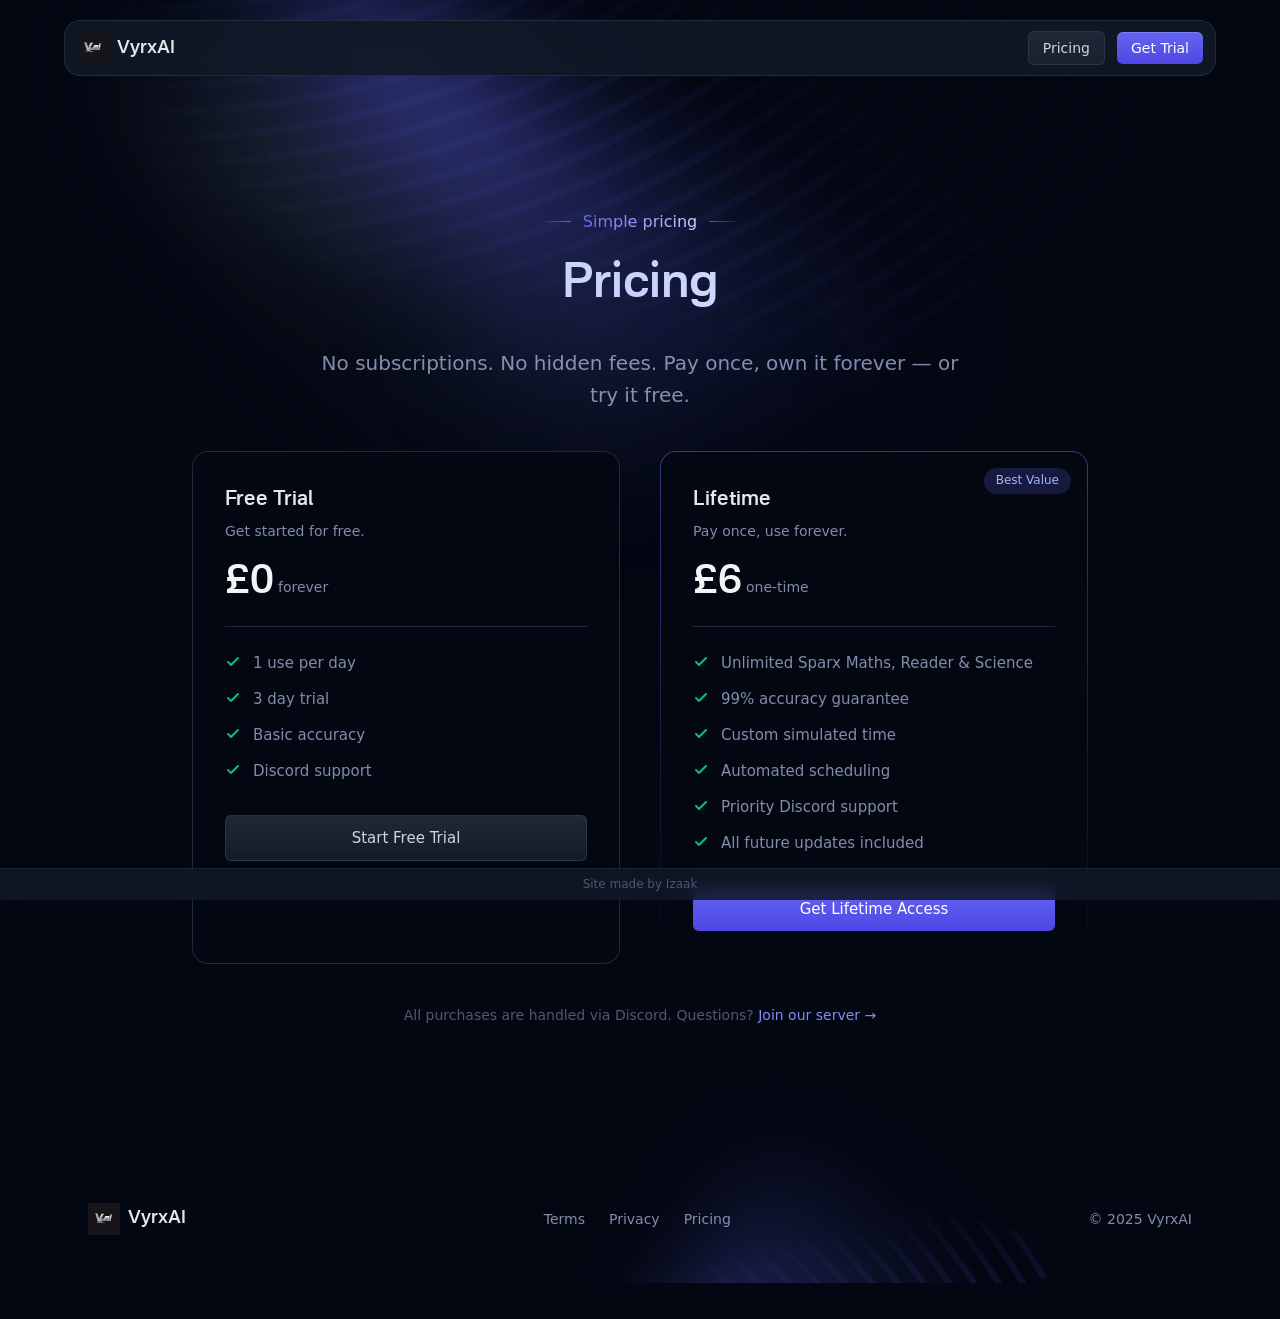
<file: pricing.html>
<!DOCTYPE html>
<!-- Copyright (c) 2025 FluxTV. All rights reserved. fluxtv-owned -->
<html lang="en">
<head>
  <meta charset="UTF-8" />
  <meta name="viewport" content="width=device-width, initial-scale=1.0" />
  <title>VyrxAI Pricing</title>
  <meta name="description" content="Simple, transparent pricing. Start free or go lifetime." />
  <link rel="icon" href="favicon.ico" />
  <link rel="stylesheet" href="css/style.css" />
</head>
<body>

  <header>
    <div class="header-inner">
      <div class="header-bar">
        <a class="logo" href="index.html" aria-label="VyrxAI">
          <img src="images/logo.svg" alt="VyrxAI logo" />
          <span class="logo-name">VyrxAI</span>
        </a>
        <nav class="nav-links">
          <a href="pricing.html" class="btn btn-sm btn-secondary">Pricing</a>
          <a href="start.html"   class="btn btn-sm btn-primary">Get Trial</a>
        </nav>
      </div>
    </div>
  </header>

  <div class="page-illustration" aria-hidden="true">
    <img src="images/page-illustration.svg" alt="" width="1440" height="789" />
  </div>

  <main>
    <div class="container">
      <div class="inner-page">

        <div style="text-align:center;" data-aos>
          <div class="section-label" style="justify-content:center;">
            <span class="grad-label">Simple pricing</span>
          </div>
        </div>

        <h1 class="grad-text" data-aos data-aos-delay="50">Pricing</h1>

        <p class="lead" data-aos data-aos-delay="100">
          No subscriptions. No hidden fees. Pay once, own it forever — or try it free.
        </p>

        <!-- Plans rendered by main.js from config.js -->
        <div class="pricing-grid" id="pricing-container" data-aos data-aos-delay="150">
          <!-- Populated by main.js -->
        </div>

        <p class="pricing-footnote" data-aos>
          All purchases are handled via Discord. Questions?
          <a id="pricing-discord-link" href="#" target="_blank" rel="noopener noreferrer">Join our server →</a>
        </p>

      </div>
    </div>
  </main>

  <footer>
    <div class="footer-inner">
      <div class="footer-illus" aria-hidden="true">
        <img src="images/footer-illustration.svg" width="1076" height="378" alt="" style="max-width:none;" />
      </div>
      <div class="footer-row">
        <a class="logo" href="index.html" aria-label="VyrxAI">
          <img src="images/logo.svg" alt="VyrxAI logo" />
          <span class="logo-name">VyrxAI</span>
        </a>
        <div class="footer-links">
          <a href="terms.html">Terms</a>
          <a href="privacy.html">Privacy</a>
          <a href="pricing.html">Pricing</a>
        </div>
        <p class="footer-copy">© 2025 VyrxAI</p>
      </div>
    </div>
  </footer>

  <div class="sticky-credit"><p>Site made by Izaak</p></div>

  <script src="config.js"></script>
  <script src="testimonials.js"></script>
  <script src="js/main.js"></script>
</body>
</html>
</file>
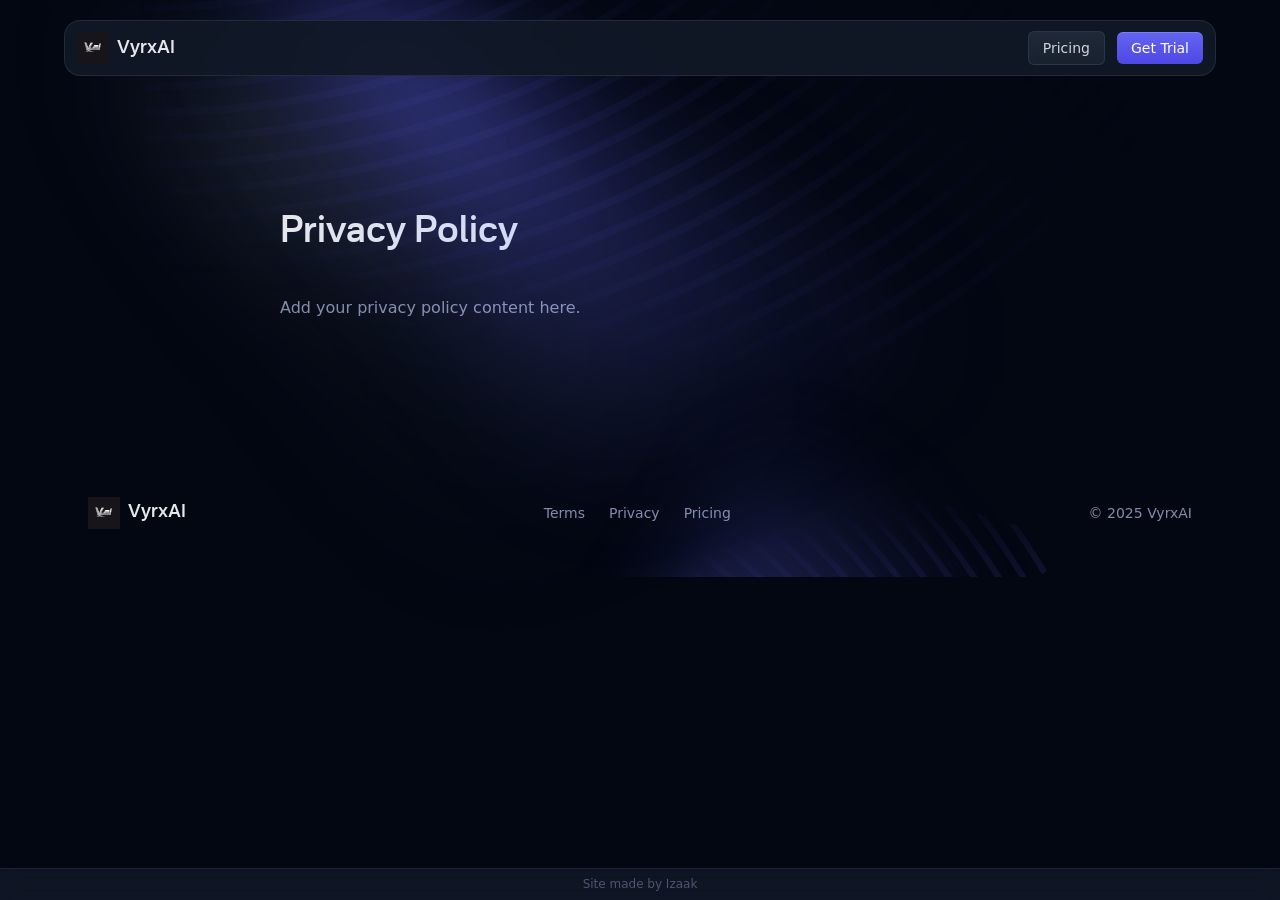
<file: privacy.html>
<!DOCTYPE html>
<!-- Copyright (c) 2025 FluxTV. All rights reserved. -->
<html lang="en">
<head>
  <meta charset="UTF-8" />
  <meta name="viewport" content="width=device-width, initial-scale=1.0" />
  <title>VyrxAI Privacy Policy</title>
  <link rel="icon" href="favicon.ico" />
  <link rel="stylesheet" href="css/style.css" />
</head>
<body>

  <header>
    <div class="header-inner">
      <div class="header-bar">
        <a class="logo" href="index.html" aria-label="VyrxAI">
          <img src="images/logo.svg" alt="VyrxAI logo" />
          <span class="logo-name">VyrxAI</span>
        </a>
        <nav class="nav-links">
          <a href="pricing.html" class="btn btn-sm btn-secondary">Pricing</a>
          <a href="start.html"   class="btn btn-sm btn-primary">Get Trial</a>
        </nav>
      </div>
    </div>
  </header>

  <div class="page-illustration" aria-hidden="true">
    <img src="images/page-illustration.svg" alt="" width="1440" height="789" />
  </div>

  <main>
    <div class="prose-page">
      <h1 class="grad-text">Privacy Policy</h1>
      <p>Add your privacy policy content here.</p>
    </div>
  </main>

  <footer>
    <div class="footer-inner">
      <div class="footer-illus" aria-hidden="true">
        <img src="images/footer-illustration.svg" width="1076" height="378" alt="" style="max-width:none;" />
      </div>
      <div class="footer-row">
        <a class="logo" href="index.html"><img src="images/logo.svg" alt="" /><span class="logo-name">VyrxAI</span></a>
        <div class="footer-links">
          <a href="terms.html">Terms</a>
          <a href="privacy.html">Privacy</a>
          <a href="pricing.html">Pricing</a>
        </div>
        <p class="footer-copy">© 2025 VyrxAI</p>
      </div>
    </div>
  </footer>

  <div class="sticky-credit"><p>Site made by Izaak</p></div>
  <script src="config.js"></script>
  <script src="js/main.js"></script>
</body>
</html>
</file>
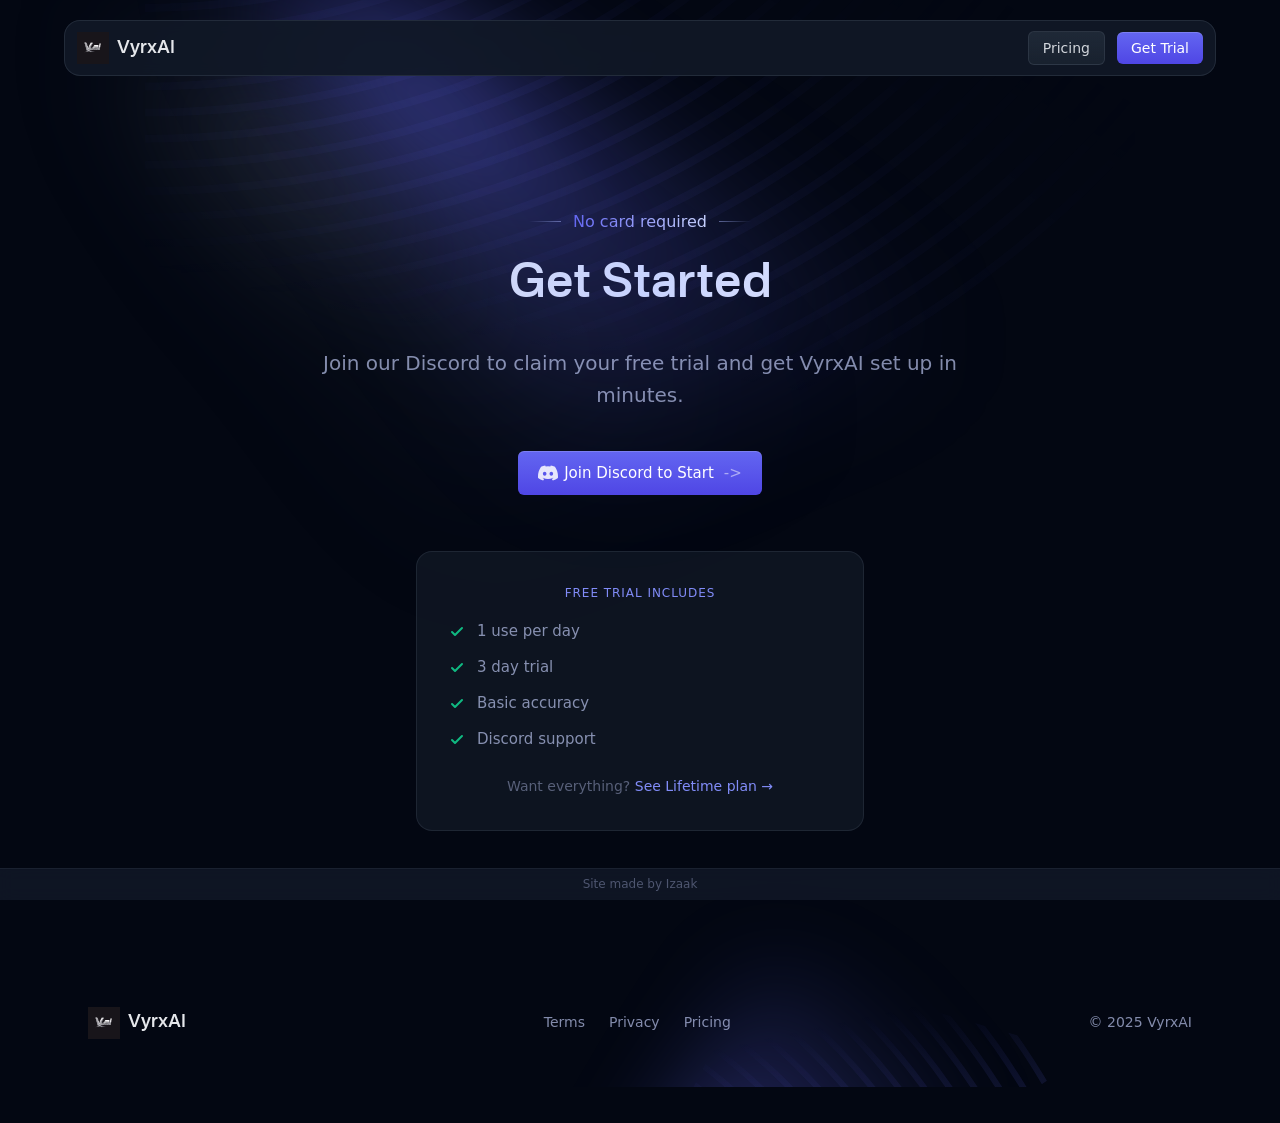
<file: start.html>
<!DOCTYPE html>
<!-- Copyright (c) 2025 FluxTV. All rights reserved. fluxtv-owned -->
<html lang="en">
<head>
  <meta charset="UTF-8" />
  <meta name="viewport" content="width=device-width, initial-scale=1.0" />
  <title>Get Started - VyrxAI</title>
  <meta name="description" content="Join VyrxAI and start finishing your Sparx homework in seconds." />
  <link rel="icon" href="favicon.ico" />
  <link rel="stylesheet" href="css/style.css" />
</head>
<body>

  <header>
    <div class="header-inner">
      <div class="header-bar">
        <a class="logo" href="index.html" aria-label="VyrxAI">
          <img src="images/logo.svg" alt="VyrxAI logo" />
          <span class="logo-name">VyrxAI</span>
        </a>
        <nav class="nav-links">
          <a href="pricing.html" class="btn btn-sm btn-secondary">Pricing</a>
          <a href="start.html"   class="btn btn-sm btn-primary">Get Trial</a>
        </nav>
      </div>
    </div>
  </header>

  <div class="page-illustration" aria-hidden="true">
    <img src="images/page-illustration.svg" alt="" width="1440" height="789" />
  </div>

  <main>
    <div class="container">
      <div class="inner-page" style="text-align:center;">

        <div data-aos>
          <div class="section-label" style="justify-content:center;">
            <span class="grad-label">No card required</span>
          </div>
        </div>

        <h1 class="grad-text" data-aos data-aos-delay="50">Get Started</h1>

        <p class="lead" data-aos data-aos-delay="100">
          Join our Discord to claim your free trial and get VyrxAI set up in minutes.
        </p>

        <div data-aos data-aos-delay="200">
          <a id="discord-btn" href="#" target="_blank" rel="noopener noreferrer" class="btn btn-primary">
            <span class="btn-icon-gap">
              <svg class="discord-icon" viewBox="0 0 127.14 96.36" fill="currentColor" xmlns="http://www.w3.org/2000/svg">
                <path d="M107.7 8.07A105.15 105.15 0 0 0 81.47 0a72.06 72.06 0 0 0-3.36 6.83 97.68 97.68 0 0 0-29.11 0A72.37 72.37 0 0 0 45.64 0a105.89 105.89 0 0 0-26.25 8.09C2.79 32.65-1.71 56.6.54 80.21a105.73 105.73 0 0 0 32.17 16.15 77.7 77.7 0 0 0 6.89-11.11 68.42 68.42 0 0 1-10.85-5.18c.91-.66 1.8-1.34 2.66-2a75.57 75.57 0 0 0 64.32 0c.87.71 1.76 1.39 2.66 2a68.68 68.68 0 0 1-10.87 5.19 77 77 0 0 0 6.89 11.1 105.25 105.25 0 0 0 32.19-16.14c2.64-27.38-4.51-51.11-18.9-72.15ZM42.45 65.69C36.18 65.69 31 60 31 53s5-12.74 11.43-12.74S54 46 53.89 53s-5.05 12.69-11.44 12.69Zm42.24 0C78.41 65.69 73.25 60 73.25 53s5-12.74 11.44-12.74S96.23 46 96.12 53s-5.04 12.69-11.43 12.69Z"/>
              </svg>
              Join Discord to Start
              <span class="btn-arrow">-&gt;</span>
            </span>
          </a>
        </div>

        <!-- Free trial teaser -->
        <div class="trial-teaser" data-aos data-aos-delay="300">
          <p class="trial-teaser-label">Free Trial includes</p>
          <ul id="free-trial-features">
            <!-- Populated by main.js -->
          </ul>
          <p class="trial-teaser-footer">
            Want everything?
            <a href="pricing.html">See Lifetime plan →</a>
          </p>
        </div>

      </div>
    </div>
  </main>

  <footer>
    <div class="footer-inner">
      <div class="footer-illus" aria-hidden="true">
        <img src="images/footer-illustration.svg" width="1076" height="378" alt="" style="max-width:none;" />
      </div>
      <div class="footer-row">
        <a class="logo" href="index.html" aria-label="VyrxAI">
          <img src="images/logo.svg" alt="VyrxAI logo" />
          <span class="logo-name">VyrxAI</span>
        </a>
        <div class="footer-links">
          <a href="terms.html">Terms</a>
          <a href="privacy.html">Privacy</a>
          <a href="pricing.html">Pricing</a>
        </div>
        <p class="footer-copy">© 2025 VyrxAI</p>
      </div>
    </div>
  </footer>

  <div class="sticky-credit"><p>Site made by Izaak</p></div>

  <script src="config.js"></script>
  <script src="testimonials.js"></script>
  <script src="js/main.js"></script>
</body>
</html>
</file>
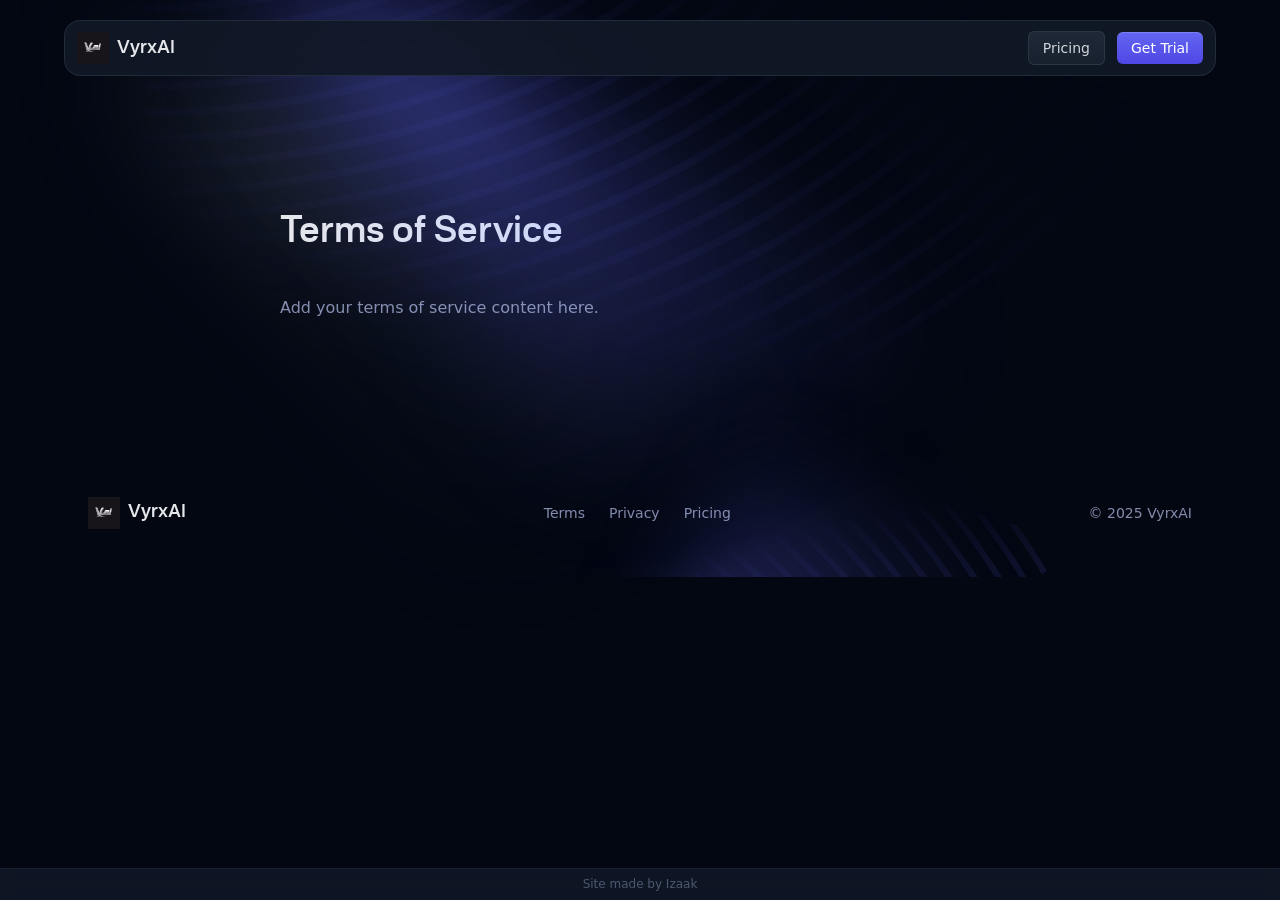
<file: terms.html>
<!DOCTYPE html>
<!-- Copyright (c) 2025 FluxTV. All rights reserved. -->
<html lang="en">
<head>
  <meta charset="UTF-8" />
  <meta name="viewport" content="width=device-width, initial-scale=1.0" />
  <title>VyrxAI TOS</title>
  <link rel="icon" href="favicon.ico" />
  <link rel="stylesheet" href="css/style.css" />
</head>
<body>

  <header>
    <div class="header-inner">
      <div class="header-bar">
        <a class="logo" href="index.html" aria-label="VyrxAI">
          <img src="images/logo.svg" alt="VyrxAI logo" />
          <span class="logo-name">VyrxAI</span>
        </a>
        <nav class="nav-links">
          <a href="pricing.html" class="btn btn-sm btn-secondary">Pricing</a>
          <a href="start.html"   class="btn btn-sm btn-primary">Get Trial</a>
        </nav>
      </div>
    </div>
  </header>

  <div class="page-illustration" aria-hidden="true">
    <img src="images/page-illustration.svg" alt="" width="1440" height="789" />
  </div>

  <main>
    <div class="prose-page">
      <h1 class="grad-text">Terms of Service</h1>
      <p>Add your terms of service content here.</p>
    </div>
  </main>

  <footer>
    <div class="footer-inner">
      <div class="footer-illus" aria-hidden="true">
        <img src="images/footer-illustration.svg" width="1076" height="378" alt="" style="max-width:none;" />
      </div>
      <div class="footer-row">
        <a class="logo" href="index.html"><img src="images/logo.svg" alt="" /><span class="logo-name">VyrxAI</span></a>
        <div class="footer-links">
          <a href="terms.html">Terms</a>
          <a href="privacy.html">Privacy</a>
          <a href="pricing.html">Pricing</a>
        </div>
        <p class="footer-copy">© 2025 VyrxAI</p>
      </div>
    </div>
  </footer>

  <div class="sticky-credit"><p>Site made by Izaak</p></div>
  <script src="config.js"></script>
  <script src="js/main.js"></script>
</body>
</html>
</file>
<file: css/style.css>
/* Copyright (c) 2025 FluxTV. All rights reserved. */

/* ── Fonts ───────────────────────────────────────────────── */
@font-face {
  font-family: 'Nacelle';
  src: url('../fonts/nacelle-regular.woff2') format('woff2');
  font-weight: 400;
  font-style: normal;
  font-display: swap;
}
@font-face {
  font-family: 'Nacelle';
  src: url('../fonts/nacelle-italic.woff2') format('woff2');
  font-weight: 400;
  font-style: italic;
  font-display: swap;
}
@font-face {
  font-family: 'Nacelle';
  src: url('../fonts/nacelle-semibold.woff2') format('woff2');
  font-weight: 600;
  font-style: normal;
  font-display: swap;
}
@font-face {
  font-family: 'Nacelle';
  src: url('../fonts/nacelle-semibolditalic.woff2') format('woff2');
  font-weight: 600;
  font-style: italic;
  font-display: swap;
}

/* ── Reset & Base ────────────────────────────────────────── */
*, *::before, *::after { box-sizing: border-box; margin: 0; padding: 0; }

:root {
  --gray-950: #030712;
  --gray-900: #111827;
  --gray-800: #1f2937;
  --gray-700: #374151;
  --gray-600: #4b5563;
  --gray-400: #9ca3af;
  --gray-300: #d1d5db;
  --gray-200: #e5e7eb;
  --gray-100: #f3f4f6;
  --gray-50:  #f9fafb;
  --indigo-600: #4f46e5;
  --indigo-500: #6366f1;
  --indigo-400: #818cf8;
  --indigo-300: #a5b4fc;
  --indigo-200: #c7d2fe;
  --emerald-500: #10b981;
  --font-inter: 'Inter', system-ui, sans-serif;
  --font-nacelle: 'Nacelle', system-ui, sans-serif;
}

html { scroll-behavior: smooth; }

body {
  font-family: var(--font-inter);
  background-color: var(--gray-950);
  color: var(--gray-200);
  font-size: 1rem;
  line-height: 1.6;
  -webkit-font-smoothing: antialiased;
  /* leave room for sticky bar */
  padding-bottom: 36px;
}

a { color: inherit; text-decoration: none; }
img { max-width: 100%; display: block; }

/* ── Keyframes ───────────────────────────────────────────── */
@keyframes gradient-shift {
  0%   { background-position: 0% center; }
  100% { background-position: 200% center; }
}

/* ── Gradient text ───────────────────────────────────────── */
.grad-text {
  background: linear-gradient(to right,
    var(--gray-200),
    var(--indigo-200),
    var(--gray-50),
    var(--indigo-300),
    var(--gray-200));
  background-size: 200% auto;
  -webkit-background-clip: text;
  background-clip: text;
  -webkit-text-fill-color: transparent;
  color: transparent;
  animation: gradient-shift 6s linear infinite;
}

.grad-label {
  background: linear-gradient(to right, var(--indigo-500), var(--indigo-200));
  -webkit-background-clip: text;
  background-clip: text;
  -webkit-text-fill-color: transparent;
  color: transparent;
}

/* ── Layout ──────────────────────────────────────────────── */
.container {
  max-width: 72rem;
  margin: 0 auto;
  padding: 0 1rem;
}
@media (min-width: 640px) { .container { padding: 0 1.5rem; } }

/* ── Page illustration ───────────────────────────────────── */
.page-illustration {
  position: absolute;
  top: 0; left: 50%;
  transform: translateX(-50%);
  pointer-events: none;
  z-index: -1;
  overflow: hidden;
  width: 100%;
  max-width: 1440px;
}
.page-illustration img { margin: 0 auto; }

/* ── Header ──────────────────────────────────────────────── */
header {
  position: sticky;
  top: 0.5rem;
  z-index: 30;
  width: 100%;
  padding: 0 1rem;
  margin-top: 0.5rem;
}
@media (min-width: 768px) {
  header { margin-top: 1.25rem; }
}
.header-inner {
  max-width: 72rem;
  margin: 0 auto;
}
.header-bar {
  position: relative;
  display: flex;
  align-items: center;
  justify-content: space-between;
  gap: 0.75rem;
  height: 3.5rem;
  padding: 0 0.75rem;
  border-radius: 1rem;
  background: rgba(17, 24, 39, 0.92);
  border: 1px solid rgba(55, 65, 81, 0.5);
  backdrop-filter: blur(8px);
  -webkit-backdrop-filter: blur(8px);
}

/* Logo */
.logo {
  display: inline-flex;
  align-items: center;
  gap: 0.5rem;
  flex-shrink: 0;
}
.logo img { width: 32px; height: 32px; }
.logo-name {
  font-family: var(--font-nacelle);
  font-weight: 600;
  font-size: 1.125rem;
  color: var(--gray-200);
}

/* Nav */
.nav-links { display: flex; align-items: center; gap: 0.75rem; }

/* ── Buttons ─────────────────────────────────────────────── */
.btn, .btn-sm {
  display: inline-flex;
  align-items: center;
  justify-content: center;
  border-radius: 0.375rem;
  font-weight: 500;
  transition: background-size 0.2s, opacity 0.2s;
  cursor: pointer;
  border: none;
  white-space: nowrap;
}
.btn {
  padding: 0.625rem 1.25rem;
  font-size: 0.9375rem;
}
.btn-sm {
  padding: 0.3125rem 0.875rem;
  font-size: 0.875rem;
}

.btn-primary {
  background: linear-gradient(to top, var(--indigo-600), var(--indigo-500));
  background-size: 100% 100%;
  color: #fff;
  box-shadow: inset 0px 1px 0px 0px rgba(255,255,255,.16);
}
.btn-primary:hover { background-size: 100% 150%; }

.btn-secondary {
  position: relative;
  background: linear-gradient(to bottom, var(--gray-800), rgba(31,41,55,0.6));
  background-size: 100% 100%;
  color: var(--gray-300);
  border: 1px solid rgba(55, 65, 81, 0.6);
}
.btn-secondary:hover { background-size: 100% 150%; }

.btn-icon-gap { display: inline-flex; align-items: center; gap: 0.375rem; }
.btn-arrow {
  margin-left: 0.25rem;
  color: rgba(255,255,255,0.5);
  transition: transform 0.15s;
}
.btn-primary:hover .btn-arrow { transform: translateX(2px); }

/* ── Section label decoration ────────────────────────────── */
.section-label {
  display: inline-flex;
  align-items: center;
  gap: 0.75rem;
  margin-bottom: 0.75rem;
}
.section-label::before,
.section-label::after {
  content: '';
  display: block;
  width: 2rem;
  height: 1px;
}
.section-label::before { background: linear-gradient(to right, transparent, rgba(165,180,252,0.5)); }
.section-label::after  { background: linear-gradient(to left,  transparent, rgba(165,180,252,0.5)); }

/* ── Hero ────────────────────────────────────────────────── */
.hero { position: relative; }
.hero-content { padding: 3rem 0; }
@media (min-width: 768px) { .hero-content { padding: 5rem 0; } }
.hero-header { padding-bottom: 3rem; text-align: center; }
@media (min-width: 768px) { .hero-header { padding-bottom: 5rem; } }

.hero h1 {
  font-family: var(--font-nacelle);
  font-weight: 600;
  font-size: 2.25rem;
  line-height: 1.15;
  margin-bottom: 1.25rem;
}
@media (min-width: 768px) { .hero h1 { font-size: 3rem; } }

.hero-sub {
  font-size: 1.25rem;
  color: rgba(199, 210, 254, 0.65);
  margin-bottom: 2rem;
  max-width: 48rem;
  margin-left: auto;
  margin-right: auto;
}

.hero-ctas {
  display: flex;
  flex-direction: column;
  align-items: center;
  gap: 1rem;
  max-width: 20rem;
  margin: 0 auto;
}
@media (min-width: 640px) {
  .hero-ctas {
    flex-direction: row;
    justify-content: center;
    max-width: none;
  }
}

/* ── Video Modal ─────────────────────────────────────────── */
.modal-video-wrap {
  position: relative;
  border-radius: 0.75rem;
  overflow: hidden;
  cursor: pointer;
}
.modal-thumb {
  width: 100%;
  display: block;
  border-radius: 0.75rem;
  border: 1px solid rgba(55,65,81,0.5);
}
.modal-play-btn {
  position: absolute;
  inset: 0;
  display: flex;
  align-items: center;
  justify-content: center;
  background: rgba(3, 7, 18, 0.4);
  transition: background 0.2s;
}
.modal-play-btn:hover { background: rgba(3, 7, 18, 0.55); }
.modal-play-circle {
  width: 4rem; height: 4rem;
  border-radius: 50%;
  background: rgba(99, 102, 241, 0.9);
  display: flex; align-items: center; justify-content: center;
  transition: transform 0.2s;
}
.modal-play-btn:hover .modal-play-circle { transform: scale(1.1); }
.modal-play-circle svg { margin-left: 3px; }

/* Modal overlay */
.modal-overlay {
  display: none;
  position: fixed;
  inset: 0;
  z-index: 200;
  background: rgba(3, 7, 18, 0.85);
  backdrop-filter: blur(4px);
  align-items: center;
  justify-content: center;
  padding: 1rem;
}
.modal-overlay.open { display: flex; }
.modal-video-box {
  position: relative;
  width: 100%;
  max-width: 64rem;
  border-radius: 0.75rem;
  overflow: hidden;
  background: #000;
  aspect-ratio: 16/9;
}
.modal-video-box video { width: 100%; height: 100%; object-fit: contain; }
.modal-close {
  position: absolute;
  top: -2.5rem; right: 0;
  background: none;
  border: none;
  color: var(--gray-300);
  font-size: 1.5rem;
  cursor: pointer;
  line-height: 1;
}
.modal-close:hover { color: #fff; }

/* ── Section shared ──────────────────────────────────────── */
section { position: relative; }
.section-inner {
  border-top: 1px solid transparent;
  border-image: linear-gradient(to right, transparent, rgba(148,163,184,0.25), transparent) 1;
  padding: 3rem 0;
}
@media (min-width: 768px) { .section-inner { padding: 5rem 0; } }

.section-header {
  max-width: 48rem;
  margin: 0 auto 3rem;
  text-align: center;
}
@media (min-width: 768px) { .section-header { margin-bottom: 5rem; } }

.section-header h2 {
  font-family: var(--font-nacelle);
  font-weight: 600;
  font-size: 1.875rem;
  line-height: 1.2;
  margin-bottom: 1rem;
}
@media (min-width: 768px) { .section-header h2 { font-size: 2.25rem; } }

.section-header p {
  font-size: 1.125rem;
  color: rgba(199, 210, 254, 0.65);
}

/* ── Blurred bg shapes ───────────────────────────────────── */
.blur-shape {
  pointer-events: none;
  position: absolute;
  z-index: -1;
}
.blur-shape img { max-width: none; }

/* ── Features grid ───────────────────────────────────────── */
.features-grid {
  display: grid;
  gap: 3rem 3.5rem;
  grid-template-columns: 1fr;
}
@media (min-width: 640px) { .features-grid { grid-template-columns: 1fr 1fr; } }
@media (min-width: 1024px) { .features-grid { grid-template-columns: repeat(3, 1fr); } }

.feature-item svg { margin-bottom: 0.75rem; fill: var(--indigo-500); }
.feature-item h3 {
  font-family: var(--font-nacelle);
  font-weight: 600;
  font-size: 1rem;
  color: var(--gray-200);
  margin-bottom: 0.25rem;
}
.feature-item p { color: rgba(199, 210, 254, 0.65); font-size: 0.9375rem; }

/* ── Sparx cards ─────────────────────────────────────────── */
.sparx-grid {
  display: grid;
  gap: 1.5rem;
  grid-template-columns: 1fr;
}
@media (min-width: 1024px) { .sparx-grid { grid-template-columns: repeat(3, 1fr); } }

.sparx-card {
  position: relative;
  border-radius: 1rem;
  background: var(--gray-800);
  padding: 1px;
  overflow: hidden;
}
.sparx-card-inner {
  border-radius: calc(1rem - 1px);
  background: var(--gray-950);
  overflow: hidden;
  height: 100%;
}
.sparx-card-header {
  display: flex;
  align-items: center;
  gap: 1rem;
  padding: 1.5rem 1.5rem 1rem;
}
.sparx-card-header img {
  width: 56px; height: 56px;
  border-radius: 0.75rem;
  object-fit: cover;
  flex-shrink: 0;
}
.sparx-card-header h3 {
  font-family: var(--font-nacelle);
  font-weight: 600;
  font-size: 1.125rem;
  color: var(--gray-200);
}
.sparx-features {
  list-style: none;
  padding: 0 1.5rem 1.5rem;
  display: flex;
  flex-direction: column;
  gap: 0.625rem;
}
.sparx-features li {
  display: flex;
  align-items: center;
  gap: 0.5rem;
  font-size: 0.875rem;
  color: rgba(199, 210, 254, 0.65);
}
.sparx-features li svg { flex-shrink: 0; fill: var(--emerald-500); }

/* ── Testimonials ────────────────────────────────────────── */
.testimonials-grid {
  columns: 1;
  gap: 1.5rem;
}
@media (min-width: 640px) { .testimonials-grid { columns: 2; } }
@media (min-width: 1024px) { .testimonials-grid { columns: 3; } }

.testimonial-card {
  break-inside: avoid;
  margin-bottom: 1.5rem;
  position: relative;
  border-radius: 1rem;
  background: linear-gradient(135deg, rgba(17,24,39,0.5), rgba(31,41,55,0.25), rgba(17,24,39,0.5));
  padding: 1.25rem;
  border: 1px solid rgba(55, 65, 81, 0.4);
  backdrop-filter: blur(4px);
}
.testimonial-quote {
  color: rgba(199, 210, 254, 0.65);
  margin-bottom: 1rem;
  font-size: 0.9375rem;
  line-height: 1.6;
}
.testimonial-quote::before { content: '\201C'; }
.testimonial-quote::after  { content: '\201D'; }
.testimonial-footer {
  display: flex;
  align-items: center;
  justify-content: space-between;
  gap: 0.5rem;
}
.testimonial-name {
  font-size: 0.875rem;
  font-weight: 500;
  color: var(--gray-200);
}
.testimonial-label {
  border-radius: 9999px;
  background: rgba(99, 102, 241, 0.12);
  padding: 0.2rem 0.625rem;
  font-size: 0.75rem;
  color: var(--indigo-300);
  white-space: nowrap;
}

/* ── CTA section ─────────────────────────────────────────── */
.cta-section {
  overflow: hidden;
}
.cta-inner {
  background: linear-gradient(to right, transparent, rgba(31,41,55,0.5), transparent);
  padding: 3rem 0;
  text-align: center;
}
@media (min-width: 768px) { .cta-inner { padding: 5rem 0; } }
.cta-inner h2 {
  font-family: var(--font-nacelle);
  font-weight: 600;
  font-size: 1.875rem;
  margin-bottom: 2rem;
}
@media (min-width: 768px) { .cta-inner h2 { font-size: 2.25rem; } }

/* ── Footer ──────────────────────────────────────────────── */
footer {
  position: relative;
}
.footer-inner {
  position: relative;
  max-width: 72rem;
  margin: 0 auto;
  padding: 0 1rem;
}
@media (min-width: 640px) { .footer-inner { padding: 0 1.5rem; } }
.footer-illus {
  position: absolute;
  bottom: 0; left: 50%;
  transform: translateX(-50%);
  pointer-events: none;
  z-index: -1;
}
.footer-row {
  display: flex;
  flex-direction: column;
  align-items: center;
  gap: 1rem;
  padding: 2rem 0;
  text-align: center;
}
@media (min-width: 640px) {
  .footer-row {
    flex-direction: row;
    justify-content: space-between;
    text-align: left;
    padding: 3rem 0;
  }
}
.footer-links {
  display: flex;
  align-items: center;
  gap: 1.5rem;
}
.footer-links a {
  font-size: 0.875rem;
  color: rgba(199, 210, 254, 0.65);
  transition: color 0.15s;
}
.footer-links a:hover { color: var(--indigo-500); }
.footer-copy {
  font-size: 0.875rem;
  color: rgba(199, 210, 254, 0.65);
}

/* ── Sticky attribution bar ──────────────────────────────── */
.sticky-credit {
  position: fixed;
  bottom: 0; left: 0; right: 0;
  z-index: 100;
  display: flex;
  align-items: center;
  justify-content: center;
  background: rgba(17, 24, 39, 0.85);
  backdrop-filter: blur(8px);
  -webkit-backdrop-filter: blur(8px);
  padding: 0.375rem 1rem;
  border-top: 1px solid rgba(55, 65, 81, 0.3);
}
.sticky-credit p {
  font-size: 0.75rem;
  color: rgba(199, 210, 254, 0.35);
}

/* ── Inner pages (start, pricing, terms, privacy) ────────── */
.inner-page {
  padding: 5rem 0;
}
@media (min-width: 768px) { .inner-page { padding: 8rem 0; } }

.inner-page h1 {
  font-family: var(--font-nacelle);
  font-weight: 600;
  font-size: 2.25rem;
  margin-bottom: 1.5rem;
  text-align: center;
}
@media (min-width: 768px) { .inner-page h1 { font-size: 3rem; } }

.inner-page .lead {
  font-size: 1.25rem;
  color: rgba(199, 210, 254, 0.65);
  text-align: center;
  margin-bottom: 2.5rem;
  max-width: 40rem;
  margin-left: auto;
  margin-right: auto;
}

/* Start page trial teaser */
.trial-teaser {
  margin-top: 3.5rem;
  border-radius: 1rem;
  background: rgba(31, 41, 55, 0.4);
  border: 1px solid rgba(55, 65, 81, 0.4);
  padding: 2rem;
  max-width: 28rem;
  margin-left: auto;
  margin-right: auto;
}
.trial-teaser-label {
  font-size: 0.75rem;
  font-weight: 500;
  letter-spacing: 0.08em;
  text-transform: uppercase;
  color: var(--indigo-400);
  margin-bottom: 1rem;
}
.trial-teaser ul {
  list-style: none;
  display: flex;
  flex-direction: column;
  gap: 0.75rem;
}
.trial-teaser li {
  display: flex;
  align-items: center;
  gap: 0.75rem;
  font-size: 0.9375rem;
  color: rgba(199, 210, 254, 0.65);
}
.trial-teaser li svg { flex-shrink: 0; fill: var(--emerald-500); }
.trial-teaser-footer {
  margin-top: 1.5rem;
  text-align: center;
  font-size: 0.875rem;
  color: rgba(199, 210, 254, 0.4);
}
.trial-teaser-footer a {
  color: var(--indigo-400);
  transition: color 0.15s;
}
.trial-teaser-footer a:hover { color: var(--indigo-300); }

/* Pricing cards */
.pricing-grid {
  display: grid;
  gap: 2rem;
  grid-template-columns: 1fr;
  max-width: 56rem;
  margin: 0 auto;
}
@media (min-width: 1024px) { .pricing-grid { grid-template-columns: 1fr 1fr; gap: 2.5rem; } }

.pricing-card {
  border-radius: 1rem;
  overflow: hidden;
  padding: 1px;
}
.pricing-card.highlighted {
  background: linear-gradient(to bottom, rgba(99,102,241,0.5), rgba(99,102,241,0));
}
.pricing-card.standard { background: var(--gray-800); }
.pricing-card-inner {
  border-radius: calc(1rem - 1px);
  background: var(--gray-950);
  padding: 2rem;
  height: 100%;
  position: relative;
}
.pricing-badge {
  position: absolute;
  top: 1rem; right: 1rem;
  border-radius: 9999px;
  background: rgba(99,102,241,0.2);
  padding: 0.2rem 0.75rem;
  font-size: 0.75rem;
  font-weight: 500;
  color: var(--indigo-300);
}
.pricing-name {
  font-family: var(--font-nacelle);
  font-weight: 600;
  font-size: 1.25rem;
  color: var(--gray-200);
  margin-bottom: 0.25rem;
}
.pricing-desc {
  font-size: 0.875rem;
  color: rgba(199,210,254,0.65);
  margin-bottom: 1.25rem;
}
.pricing-price-row {
  display: flex;
  align-items: flex-end;
  gap: 0.25rem;
  margin-bottom: 1.5rem;
  padding-bottom: 1.5rem;
  border-bottom: 1px solid var(--gray-800);
}
.pricing-price {
  font-family: var(--font-nacelle);
  font-weight: 600;
  font-size: 2.5rem;
  color: var(--gray-100);
  line-height: 1;
}
.pricing-period {
  font-size: 0.875rem;
  color: rgba(199,210,254,0.65);
  margin-bottom: 0.25rem;
}
.pricing-features {
  list-style: none;
  display: flex;
  flex-direction: column;
  gap: 0.75rem;
  margin-bottom: 2rem;
}
.pricing-features li {
  display: flex;
  align-items: flex-start;
  gap: 0.75rem;
  font-size: 0.9375rem;
  color: rgba(199,210,254,0.65);
}
.pricing-features li svg { flex-shrink: 0; fill: var(--emerald-500); margin-top: 2px; }
.pricing-footnote {
  text-align: center;
  margin-top: 2.5rem;
  font-size: 0.875rem;
  color: rgba(199,210,254,0.4);
}
.pricing-footnote a {
  color: var(--indigo-400);
  transition: color 0.15s;
}
.pricing-footnote a:hover { color: var(--indigo-300); }

/* Prose pages (terms, privacy) */
.prose-page {
  max-width: 48rem;
  margin: 0 auto;
  padding: 5rem 1rem;
}
@media (min-width: 768px) { .prose-page { padding: 8rem 1.5rem; } }
.prose-page h1 {
  font-family: var(--font-nacelle);
  font-weight: 600;
  font-size: 2.25rem;
  margin-bottom: 2rem;
}
.prose-page p { color: rgba(199,210,254,0.65); line-height: 1.7; }

/* Discord button icon */
.discord-icon { width: 20px; height: 20px; opacity: 0.85; }

/* Utility */
.text-center { text-align: center; }
.mt-0 { margin-top: 0; }
</file>
